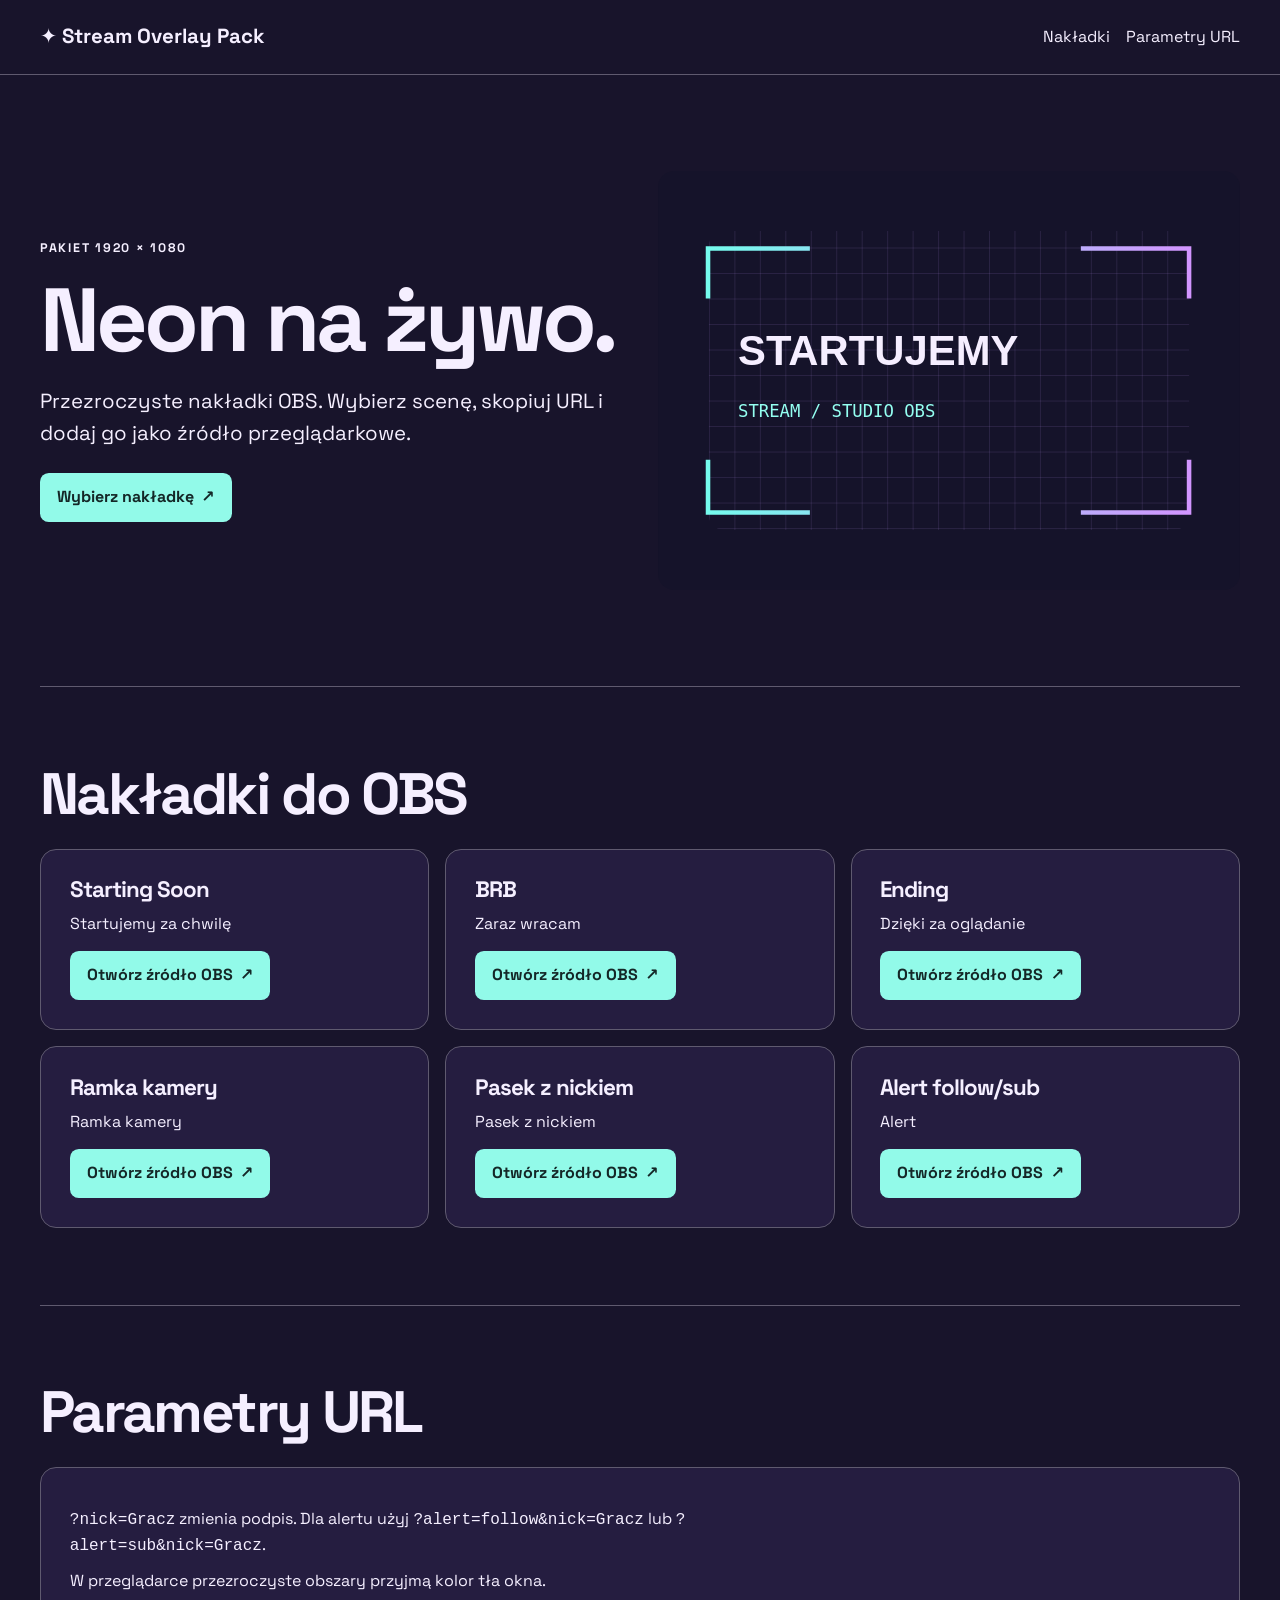
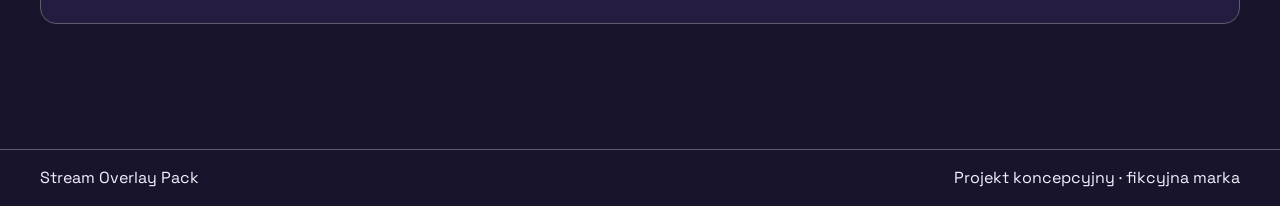
<file: index.html>
<!doctype html><html lang="pl"><head><meta charset="utf-8"><meta name="viewport" content="width=device-width,initial-scale=1">
<title>Nakładki OBS | Stream Overlay Pack</title><meta name="description" content="Pakiet przezroczystych nakładek 1920 × 1080 do OBS Studio."><link rel="canonical" href="https://andriu-tsap.github.io/stream-overlay-pack/">
<meta property="og:type" content="website"><meta property="og:title" content="Nakładki OBS | Stream Overlay Pack"><meta property="og:description" content="Pakiet przezroczystych nakładek 1920 × 1080 do OBS Studio."><meta property="og:url" content="https://andriu-tsap.github.io/stream-overlay-pack/"><meta property="og:image" content="https://andriu-tsap.github.io/stream-overlay-pack/screenshots/desktop.png">
<link rel="icon" href="favicon.svg"><link rel="stylesheet" href="tailwind.css"><link rel="stylesheet" href="style.css"><script defer src="app.js"></script></head><body><a class="skip" href="#main">Przejdź do treści</a><header><div class="shell bar"><a class="brand" href="./"><span aria-hidden="true">✦</span> Stream Overlay Pack</a><nav aria-label="Menu główne"><a href="#nakladki" >Nakładki</a><a href="#parametry" >Parametry URL</a></nav></div></header><main class="shell" id="main"><section class="hero split"><div><p class="kicker">Pakiet 1920 × 1080</p><h1>Neon na żywo.</h1><p class="lede">Przezroczyste nakładki OBS. Wybierz scenę, skopiuj URL i dodaj go jako źródło przeglądarkowe.</p><a class="button" href="#nakladki">Wybierz nakładkę <span aria-hidden="true">↗</span></a></div><img class="visual" src="hero.svg" alt="Podgląd planszy startowej" width="640" height="460"></section><section class="section" id="nakladki"><h2>Nakładki do OBS</h2><div class="grid gap-4 sm:grid-cols-2 lg:grid-cols-3"><article class="panel"><h3>Starting Soon</h3><p>Startujemy za chwilę</p><a class="button" href="obs-start.html">Otwórz źródło OBS <span aria-hidden="true">↗</span></a></article><article class="panel"><h3>BRB</h3><p>Zaraz wracam</p><a class="button" href="obs-brb.html">Otwórz źródło OBS <span aria-hidden="true">↗</span></a></article><article class="panel"><h3>Ending</h3><p>Dzięki za oglądanie</p><a class="button" href="obs-end.html">Otwórz źródło OBS <span aria-hidden="true">↗</span></a></article><article class="panel"><h3>Ramka kamery</h3><p>Ramka kamery</p><a class="button" href="obs-camera.html">Otwórz źródło OBS <span aria-hidden="true">↗</span></a></article><article class="panel"><h3>Pasek z nickiem</h3><p>Pasek z nickiem</p><a class="button" href="obs-nick.html">Otwórz źródło OBS <span aria-hidden="true">↗</span></a></article><article class="panel"><h3>Alert follow/sub</h3><p>Alert</p><a class="button" href="obs-alert.html?alert=follow&nick=Gracz">Otwórz źródło OBS <span aria-hidden="true">↗</span></a></article></div></section><section class="section" id="parametry"><h2>Parametry URL</h2><div class="panel"><p><code>?nick=Gracz</code> zmienia podpis. Dla alertu użyj <code>?alert=follow&amp;nick=Gracz</code> lub <code>?alert=sub&amp;nick=Gracz</code>.</p><p>W przeglądarce przezroczyste obszary przyjmą kolor tła okna.</p></div></section></main><footer><div class="shell bar"><span>Stream Overlay Pack</span><span>Projekt koncepcyjny · fikcyjna marka</span></div></footer></body></html>
</file>
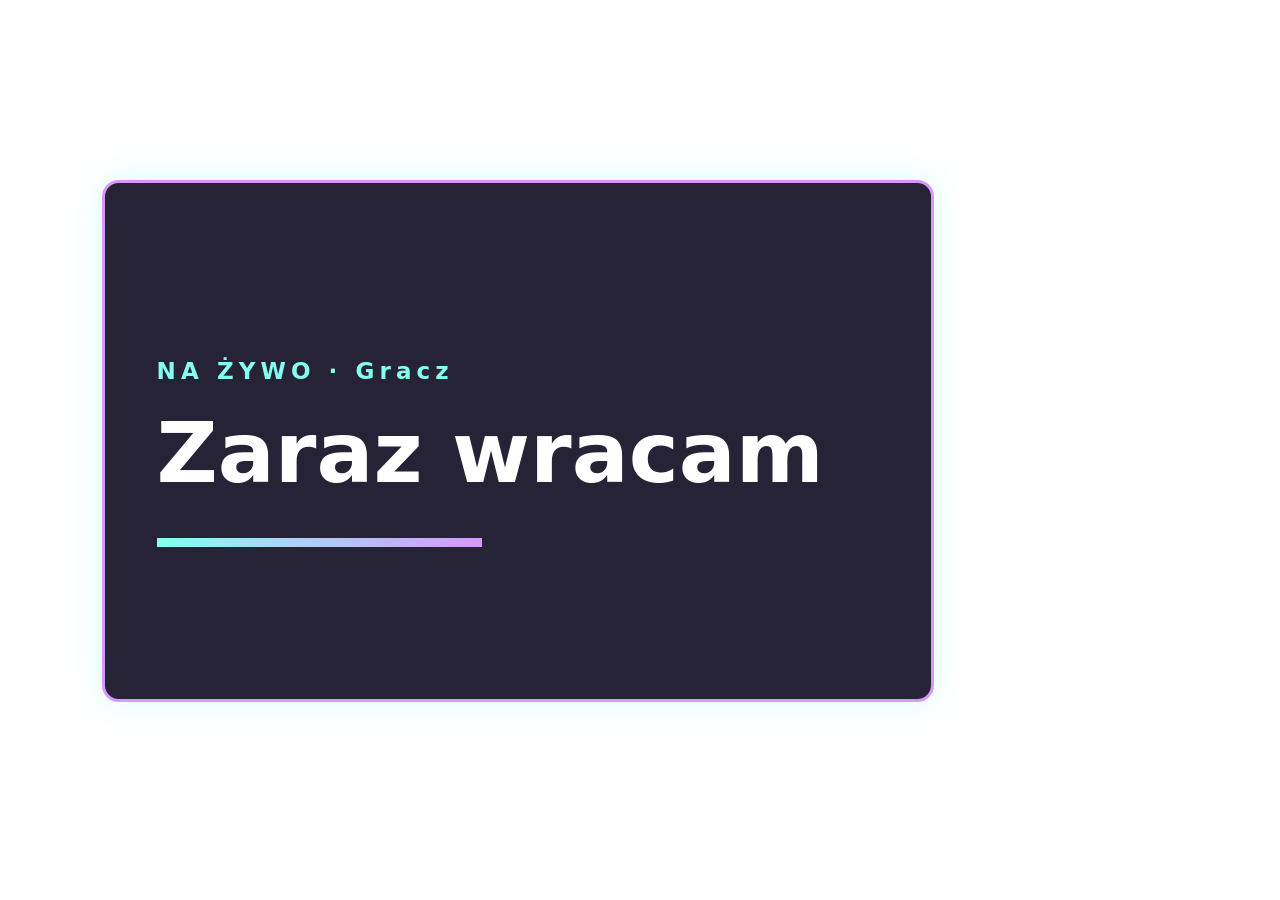
<file: obs-brb.html>
<!doctype html><html lang="pl"><head><meta charset="utf-8"><meta name="viewport" content="width=device-width,initial-scale=1"><meta name="robots" content="noindex"><title>BRB | Stream Overlay Pack</title><link rel="stylesheet" href="obs.css"><script defer src="obs.js"></script></head><body class="brb"><main><div class="screen"><p>NA ŻYWO · <span id="nickname">Gracz</span></p><h1>Zaraz wracam</h1><i></i></div></main></body></html>
</file>
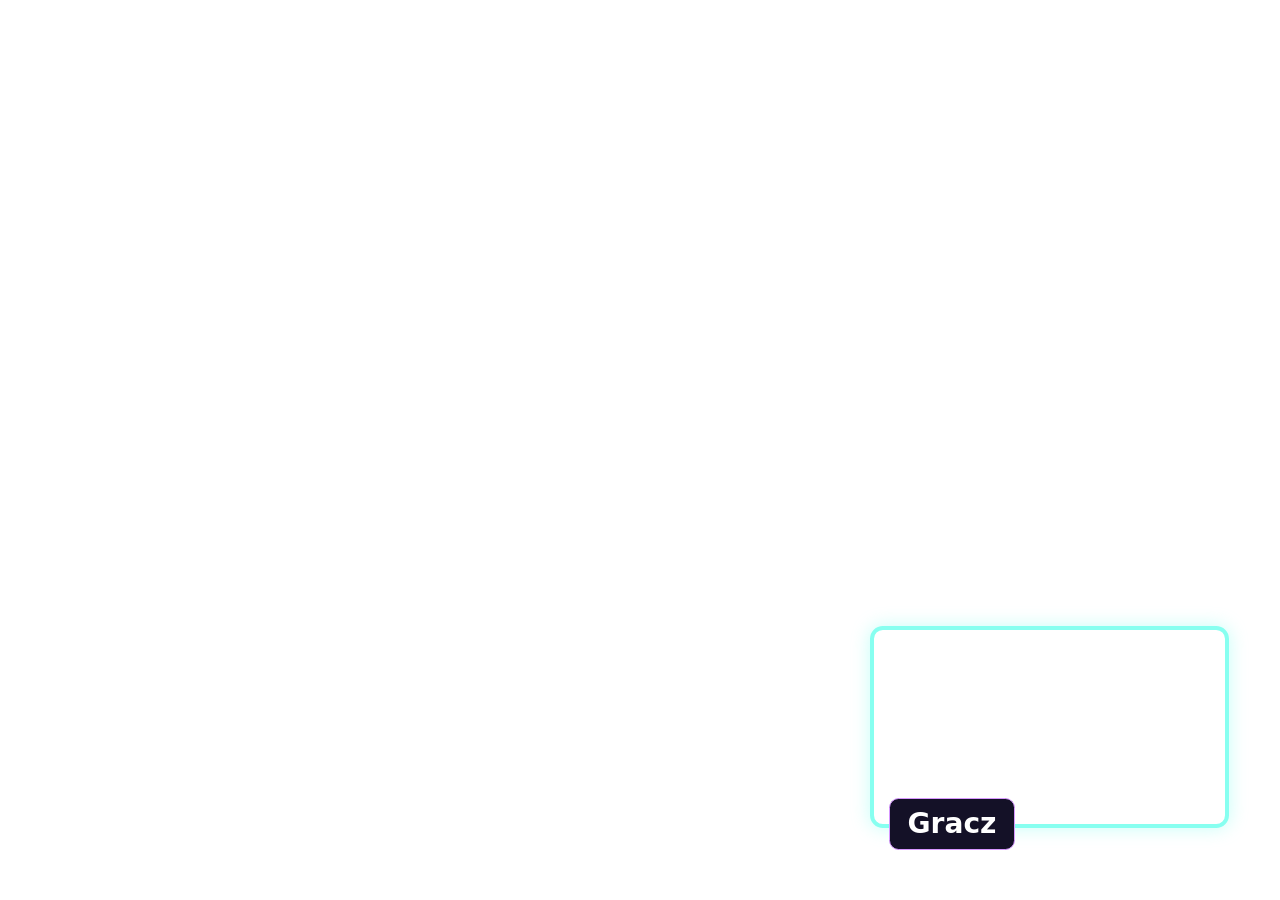
<file: obs-camera.html>
<!doctype html><html lang="pl"><head><meta charset="utf-8"><meta name="viewport" content="width=device-width,initial-scale=1"><meta name="robots" content="noindex"><title>Ramka kamery | Stream Overlay Pack</title><link rel="stylesheet" href="obs.css"><script defer src="obs.js"></script></head><body class="camera"><main><div class="frame"><span id="nickname">Gracz</span></div></main></body></html>
</file>
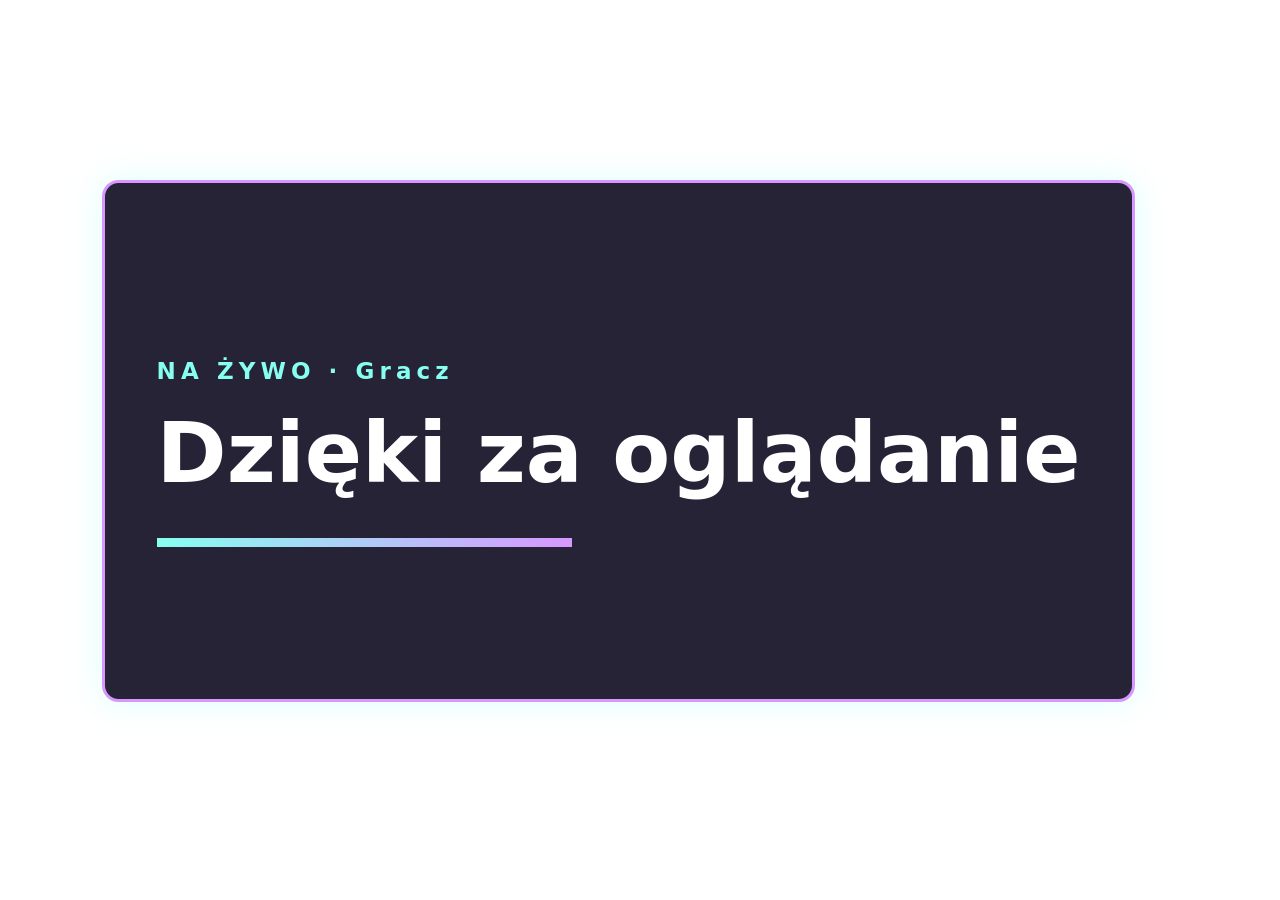
<file: obs-end.html>
<!doctype html><html lang="pl"><head><meta charset="utf-8"><meta name="viewport" content="width=device-width,initial-scale=1"><meta name="robots" content="noindex"><title>Ending | Stream Overlay Pack</title><link rel="stylesheet" href="obs.css"><script defer src="obs.js"></script></head><body class="end"><main><div class="screen"><p>NA ŻYWO · <span id="nickname">Gracz</span></p><h1>Dzięki za oglądanie</h1><i></i></div></main></body></html>
</file>
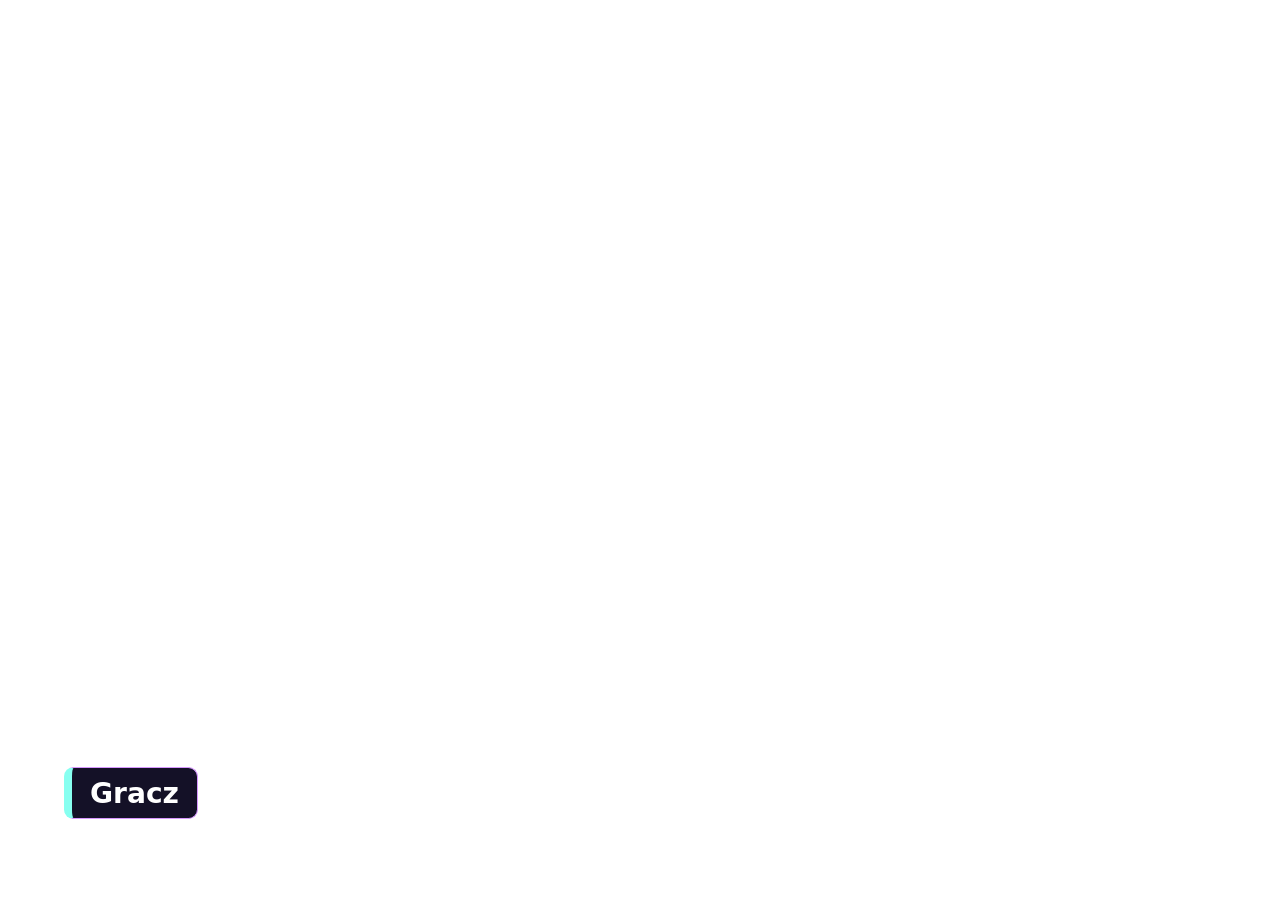
<file: obs-nick.html>
<!doctype html><html lang="pl"><head><meta charset="utf-8"><meta name="viewport" content="width=device-width,initial-scale=1"><meta name="robots" content="noindex"><title>Pasek z nickiem | Stream Overlay Pack</title><link rel="stylesheet" href="obs.css"><script defer src="obs.js"></script></head><body class="nick"><main><div class="nameplate" id="nickname">Gracz</div></main></body></html>
</file>
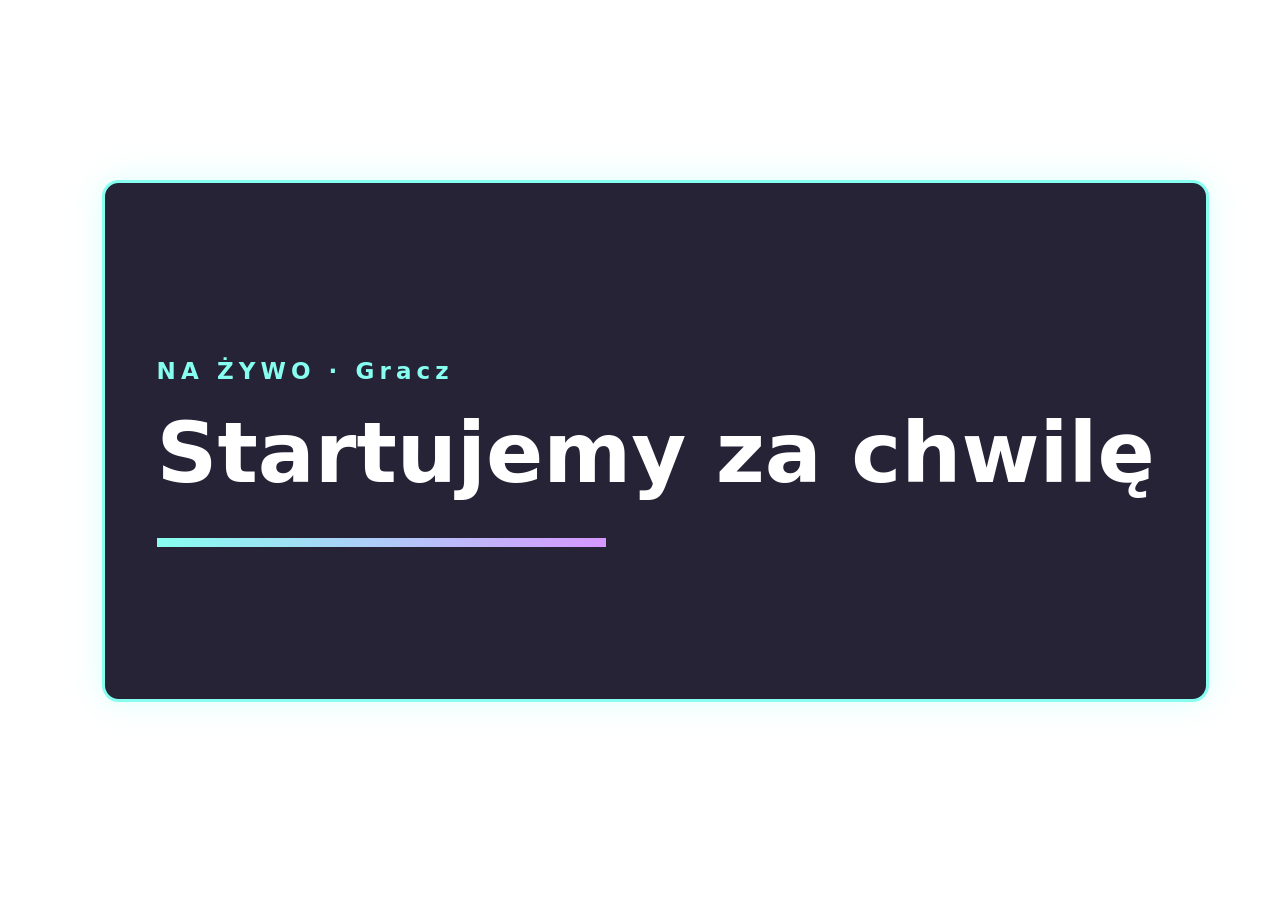
<file: obs-start.html>
<!doctype html><html lang="pl"><head><meta charset="utf-8"><meta name="viewport" content="width=device-width,initial-scale=1"><meta name="robots" content="noindex"><title>Starting Soon | Stream Overlay Pack</title><link rel="stylesheet" href="obs.css"><script defer src="obs.js"></script></head><body class="start"><main><div class="screen"><p>NA ŻYWO · <span id="nickname">Gracz</span></p><h1>Startujemy za chwilę</h1><i></i></div></main></body></html>
</file>
<file: style.css>
@font-face {
  font-family: 'Space Grotesk';
  font-style: normal;
  font-display: swap;
  font-weight: 300 700;
  src: url(./fonts/space-grotesk-latin-ext-wght-normal.woff2) format('woff2-variations');
  unicode-range: U+0100-02BA,U+02BD-02C5,U+02C7-02CC,U+02CE-02D7,U+02DD-02FF,U+0304,U+0308,U+0329,U+1D00-1DBF,U+1E00-1E9F,U+1EF2-1EFF,U+2020,U+20A0-20AB,U+20AD-20C0,U+2113,U+2C60-2C7F,U+A720-A7FF;
}
@font-face {
  font-family: 'Space Grotesk';
  font-style: normal;
  font-display: swap;
  font-weight: 300 700;
  src: url(./fonts/space-grotesk-latin-wght-normal.woff2) format('woff2-variations');
  unicode-range: U+0000-00FF,U+0131,U+0152-0153,U+02BB-02BC,U+02C6,U+02DA,U+02DC,U+0304,U+0308,U+0329,U+2000-206F,U+20AC,U+2122,U+2191,U+2193,U+2212,U+2215,U+FEFF,U+FFFD;
}
:root{--ink:#f5efff;--bg:#18142b;--surface:#251d40;--accent:#92fae9;--on:#142727;--font:'Space Grotesk';}
:root{--line:color-mix(in srgb,var(--ink) 32%,var(--bg))}*,*::before,*::after{box-sizing:border-box}html{scroll-behavior:smooth}body{margin:0;background:var(--bg);color:var(--ink);font:400 1rem/1.55 var(--font),system-ui,sans-serif}button,select,input,textarea{font:inherit}button,summary,select{cursor:pointer}:focus-visible{outline:3px solid var(--ink);outline-offset:4px}img,svg{max-width:100%;display:block}img{height:auto}p{max-width:66ch}h1,h2,h3{margin:0;text-wrap:balance;line-height:1.04;letter-spacing:-.045em;font-weight:700}h1{font-size:clamp(2.65rem,7vw,6.2rem)}h2{font-size:clamp(2.05rem,5vw,3.65rem);margin-bottom:1.5rem}h3{font-size:1.4rem;margin-bottom:.65rem}.shell{width:min(100% - 2.25rem,75rem);margin-inline:auto}.bar{display:flex;flex-wrap:wrap;align-items:center;justify-content:space-between;gap:.6rem 1.5rem;padding-block:1rem}.brand{font-size:1.28rem;font-weight:700;text-decoration:none}header{border-bottom:1px solid var(--line)}footer{border-top:1px solid var(--line);margin-top:3rem}nav,.actions{display:flex;gap:.5rem 1rem;flex-wrap:wrap;align-items:center}nav a{padding-block:.55rem;text-underline-offset:.3rem}nav a[aria-current],nav a:hover{text-decoration:underline}.skip{position:fixed;top:.5rem;left:.5rem;z-index:9;background:var(--surface);padding:.65rem;transform:translateY(-150%)}.skip:focus{transform:none}.hero{padding-block:clamp(2.8rem,7.5vw,7rem);display:grid;gap:2.2rem;align-items:center}.section{padding-block:clamp(2.4rem,6vw,5rem);border-top:1px solid var(--line)}.lede{font-size:clamp(1.07rem,2vw,1.28rem);margin-block:1.15rem 1.5rem}.kicker{text-transform:uppercase;letter-spacing:.14em;font-weight:700;font-size:.78rem;margin-bottom:1rem}.kicker:empty{display:none}.visual{width:100%;border-radius:1rem}.panel{padding:clamp(1.05rem,3vw,1.8rem);background:var(--surface);border:1px solid var(--line);border-radius:1rem;min-width:0}.panel p{margin:.65rem 0 0}.button{display:inline-flex;align-items:center;justify-content:center;gap:.45rem;padding:.7rem 1rem;min-height:44px;background:var(--accent);color:var(--on);border:1px solid transparent;border-radius:.55rem;text-decoration:none;font-weight:700;max-width:100%;text-align:center}.button:hover{box-shadow:inset 0 0 0 2px currentColor}.button[aria-pressed=true]{outline:2px solid var(--ink);outline-offset:2px}.stack{display:grid;gap:1rem}.fields{display:grid;gap:1rem;grid-template-columns:repeat(auto-fit,minmax(min(12rem,100%),1fr));align-items:end}label{display:grid;gap:.35rem;font-weight:600}label:has(input[type=checkbox]),label:has(input[type=radio]){display:flex;align-items:flex-start;gap:.65rem}input:not([type=checkbox],[type=radio],[type=range]),select,textarea{width:100%;min-height:44px;background:var(--bg);color:var(--ink);border:1px solid var(--line);border-radius:.4rem;padding:.45rem .65rem}input[type=checkbox],input[type=radio]{width:1.15rem;height:1.15rem;flex:none;margin-top:.2rem;accent-color:var(--ink)}textarea{min-height:6rem}[role=status]:empty{margin:0}details{padding:1rem 0;border-bottom:1px solid var(--line)}summary{font-weight:700;padding:.5rem 0}fieldset{border:1px solid var(--line);padding:.8rem;border-radius:.6rem;min-width:0}legend{padding-inline:.4rem;font-weight:700}.tag{display:inline-block;padding:.2rem .55rem;border:1px solid var(--line);border-radius:2rem;font-size:.85rem}td,th{text-align:left;padding:.6rem;border-bottom:1px solid var(--line)}.table-wrap{overflow:auto}.map{border:0;width:100%;height:330px;border-radius:1rem}[hidden]{display:none!important}.reveal{animation:arrive .55s ease-out both}@keyframes arrive{from{opacity:.75;transform:translateY(.5rem)}to{opacity:1;transform:none}}@media(min-width:760px){.split{grid-template-columns:1fr 1fr}}@media(prefers-reduced-motion:reduce){*,*::before,*::after{scroll-behavior:auto!important;animation:none!important;transition:none!important}}
h1{max-width:13ch}.panel>.button{margin-top:.9rem}code{overflow-wrap:anywhere}
</file>
<file: obs.css>
:root{--a:#87fff0;--b:#d797ff;--dark:#141127}*{box-sizing:border-box}html,body,main{margin:0;width:100%;height:100%;overflow:hidden;background:transparent}body{font-family:system-ui,sans-serif;color:#fff}main{position:relative}.screen{position:absolute;left:8%;top:20%;isolation:isolate;display:grid;align-content:center;min-width:65%;min-height:58%;padding:4vw;background:#141127eb;border:3px solid var(--a);border-radius:1.3vw;box-shadow:0 0 2.5vw #87fff04a}.screen p{letter-spacing:.22em;color:var(--a);font-weight:750;font-size:1.8vw}.screen h1{font-size:6.6vw;margin:0;line-height:1.1}.screen i{height:.7vw;width:45%;margin-top:3vw;background:linear-gradient(90deg,var(--a),var(--b));transform-origin:left;animation:pulse 2s infinite alternate}.brb .screen,.end .screen{border-color:var(--b)}.frame{position:absolute;right:4%;bottom:8%;width:28%;aspect-ratio:16/9;border:.36vw solid var(--a);border-radius:1vw;box-shadow:0 0 1.4vw #87fff07a}.frame span,.nameplate,.alert{background:var(--dark);color:#fff;border:.15vw solid var(--b);border-radius:.75vw;padding:.65vw 1.4vw;font-size:2.2vw;font-weight:750}.frame span{position:absolute;bottom:-2vw;left:1.1vw}.nameplate{position:absolute;left:5%;bottom:9%;border-left:.7vw solid var(--a)}.alert{position:absolute;top:13%;left:50%;transform:translateX(-50%);display:grid;text-align:center;min-width:25%;animation:alert 6s both}.alert strong{color:var(--a)}.alert[hidden]{display:none}@keyframes pulse{from{transform:scaleX(.35)}to{transform:scaleX(1)}}@keyframes alert{0%,100%{opacity:0;transform:translate(-50%,-1vw)}12%,85%{opacity:1;transform:translate(-50%,0)}}@media(prefers-reduced-motion:reduce){*,*::before,*::after{animation:none!important}}
</file>
